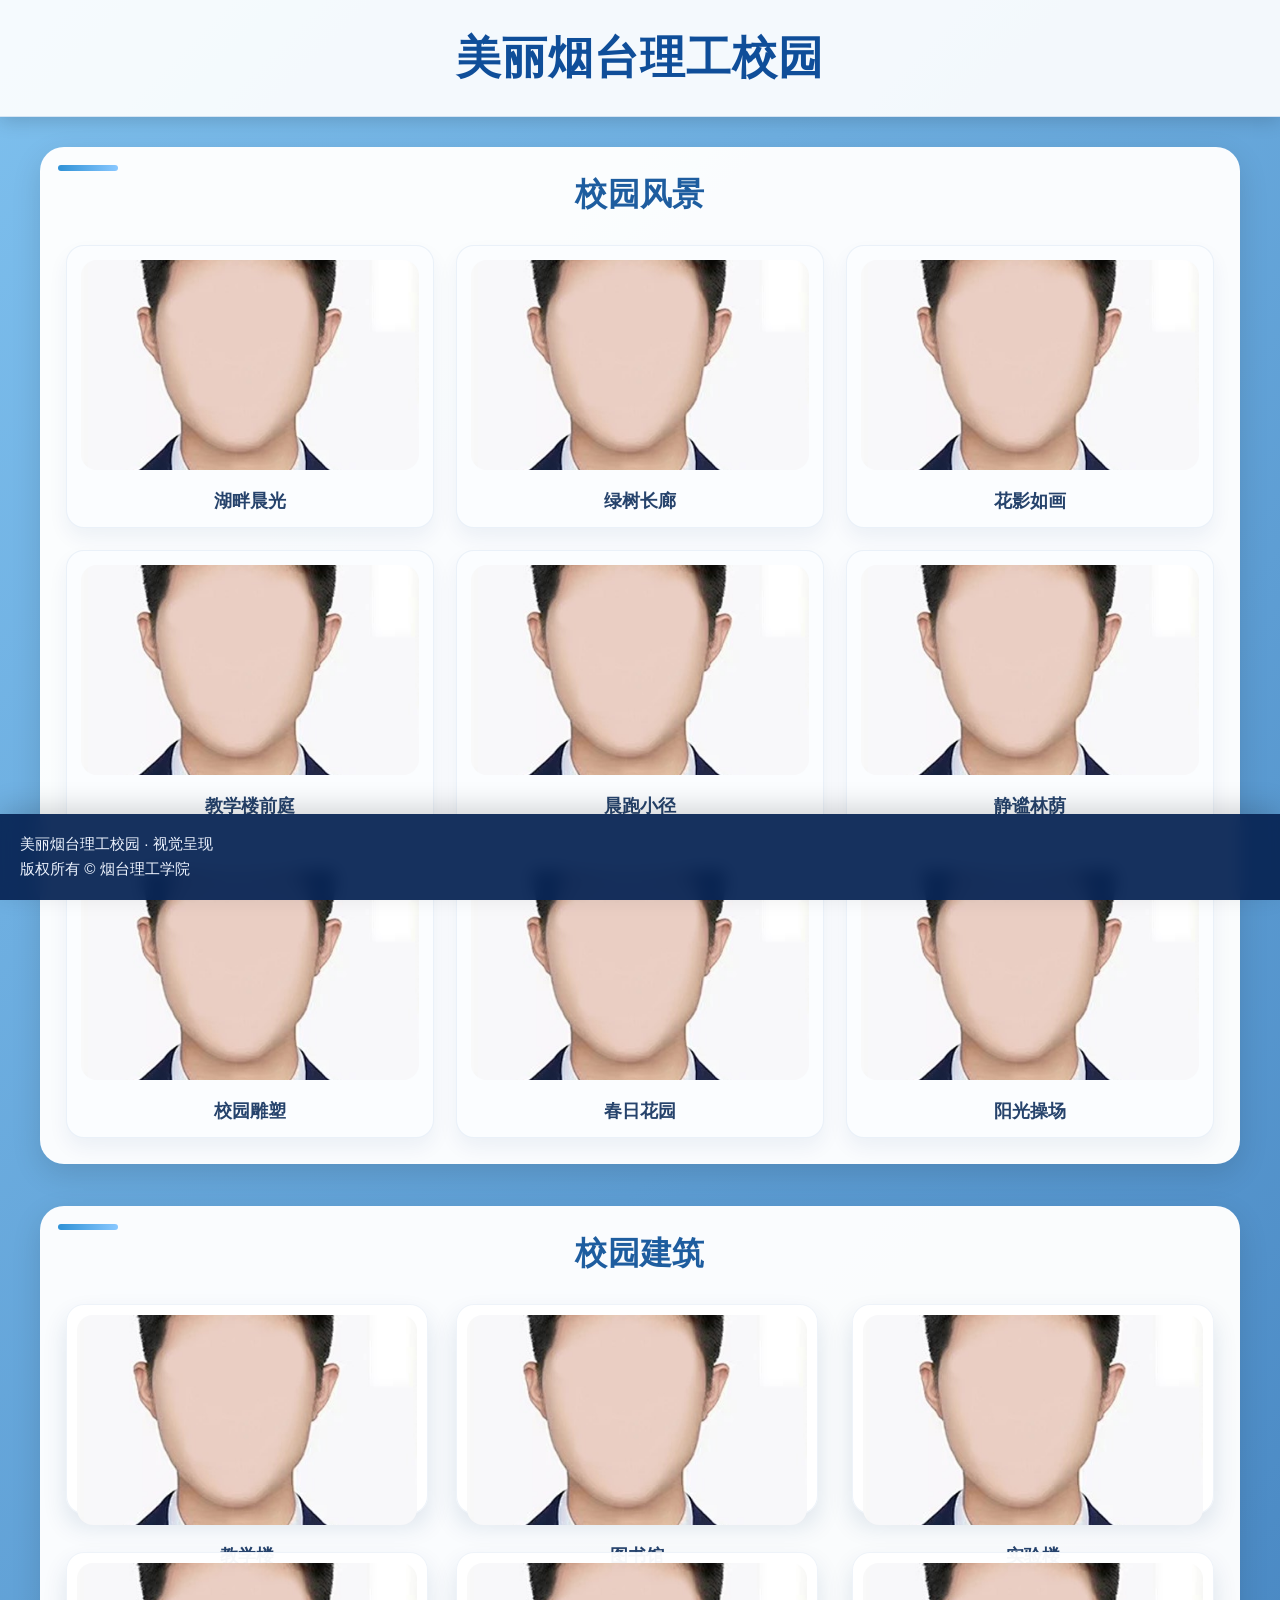
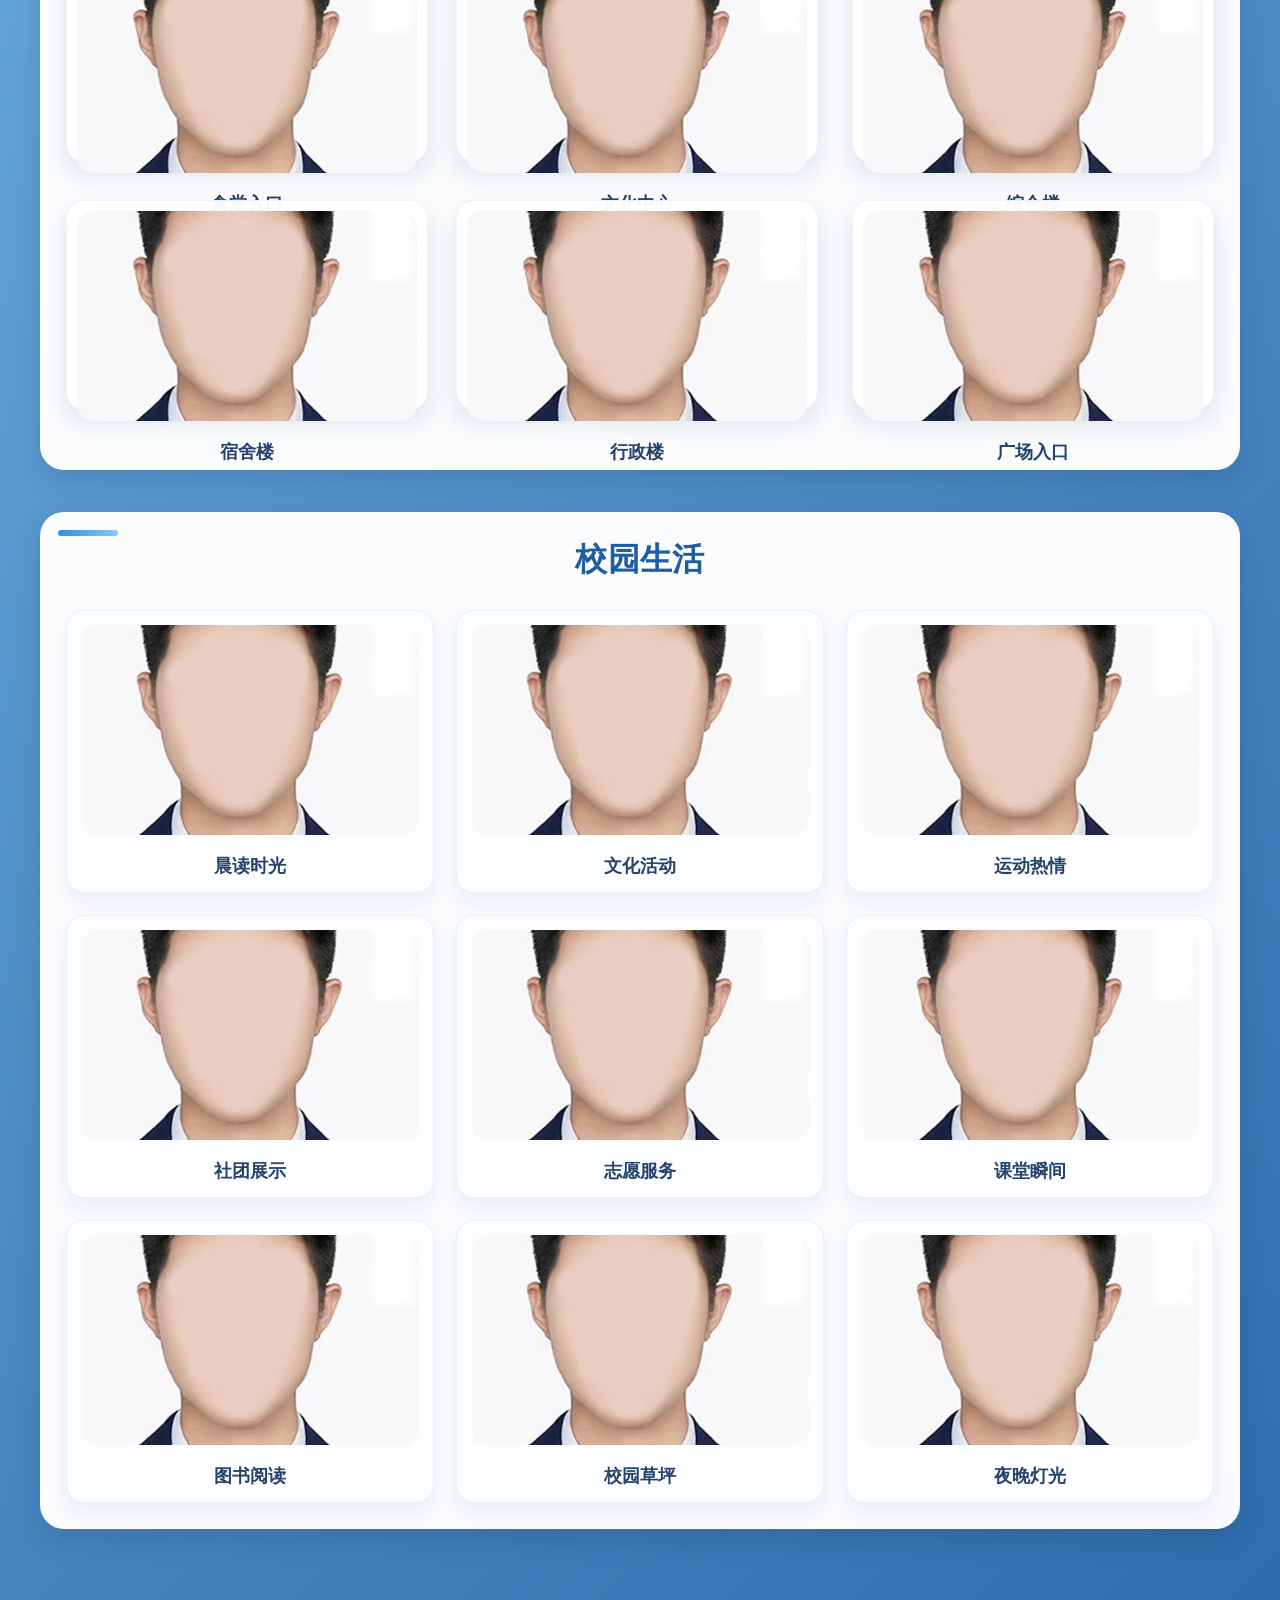
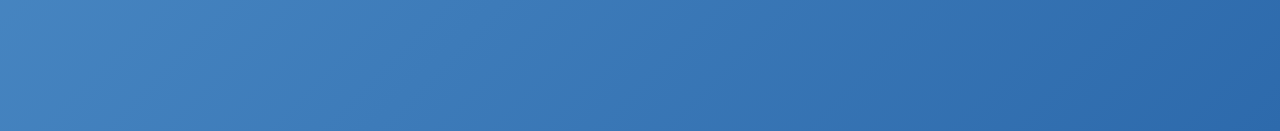
<file: Lab7-128-zhang/index.html>
<!DOCTYPE html>
<html lang="zh-CN">
<head>
    <meta charset="UTF-8">
    <meta name="viewport" content="width=device-width, initial-scale=1.0">
    <title>美丽烟台理工校园</title>
    <link rel="stylesheet" href="css/style.css">
</head>
<body>
    <header>
        <h1>美丽烟台理工校园</h1>
    </header>

    <main>
        <!-- 主题1：校园风景 -->
        <section class="theme theme1">
            <h2>校园风景</h2>
            <div class="grid">
                <div class="item">
                    <img src="images/campus1.jpg" alt="湖畔晨光">
                    <h3>湖畔晨光</h3>
                </div>
                <div class="item">
                    <img src="images/campus2.jpg" alt="绿树长廊">
                    <h3>绿树长廊</h3>
                </div>
                <div class="item">
                    <img src="images/campus3.jpg" alt="花影如画">
                    <h3>花影如画</h3>
                </div>
                <div class="item">
                    <img src="images/campus4.jpg" alt="教学楼前庭">
                    <h3>教学楼前庭</h3>
                </div>
                <div class="item">
                    <img src="images/campus5.jpg" alt="晨跑小径">
                    <h3>晨跑小径</h3>
                </div>
                <div class="item">
                    <img src="images/campus6.jpg" alt="静谧林荫">
                    <h3>静谧林荫</h3>
                </div>
                <div class="item">
                    <img src="images/campus7.jpg" alt="校园雕塑">
                    <h3>校园雕塑</h3>
                </div>
                <div class="item">
                    <img src="images/campus8.jpg" alt="春日花园">
                    <h3>春日花园</h3>
                </div>
                <div class="item">
                    <img src="images/campus9.jpg" alt="阳光操场">
                    <h3>阳光操场</h3>
                </div>
            </div>
        </section>

        <!-- 主题2：校园建筑 -->
        <section class="theme theme2">
            <h2>校园建筑</h2>
            <div class="grid">
                <div class="item">
                    <img src="images/campus2.jpg" alt="教学楼">
                    <h3>教学楼</h3>
                </div>
                <div class="item">
                    <img src="images/campus4.jpg" alt="图书馆">
                    <h3>图书馆</h3>
                </div>
                <div class="item">
                    <img src="images/campus6.jpg" alt="实验楼">
                    <h3>实验楼</h3>
                </div>
                <div class="item">
                    <img src="images/campus1.jpg" alt="食堂入口">
                    <h3>食堂入口</h3>
                </div>
                <div class="item">
                    <img src="images/campus3.jpg" alt="文化中心">
                    <h3>文化中心</h3>
                </div>
                <div class="item">
                    <img src="images/campus5.jpg" alt="综合楼">
                    <h3>综合楼</h3>
                </div>
                <div class="item">
                    <img src="images/campus7.jpg" alt="宿舍楼">
                    <h3>宿舍楼</h3>
                </div>
                <div class="item">
                    <img src="images/campus8.jpg" alt="行政楼">
                    <h3>行政楼</h3>
                </div>
                <div class="item">
                    <img src="images/campus9.jpg" alt="广场入口">
                    <h3>广场入口</h3>
                </div>
            </div>
        </section>

        <!-- 主题3：校园生活 -->
        <section class="theme theme3">
            <h2>校园生活</h2>
            <div class="grid">
                <div class="item">
                    <img src="images/campus3.jpg" alt="晨读时光">
                    <h3>晨读时光</h3>
                </div>
                <div class="item">
                    <img src="images/campus5.jpg" alt="文化活动">
                    <h3>文化活动</h3>
                </div>
                <div class="item">
                    <img src="images/campus7.jpg" alt="运动热情">
                    <h3>运动热情</h3>
                </div>
                <div class="item">
                    <img src="images/campus2.jpg" alt="社团展示">
                    <h3>社团展示</h3>
                </div>
                <div class="item">
                    <img src="images/campus4.jpg" alt="志愿服务">
                    <h3>志愿服务</h3>
                </div>
                <div class="item">
                    <img src="images/campus6.jpg" alt="课堂瞬间">
                    <h3>课堂瞬间</h3>
                </div>
                <div class="item">
                    <img src="images/campus1.jpg" alt="图书阅读">
                    <h3>图书阅读</h3>
                </div>
                <div class="item">
                    <img src="images/campus8.jpg" alt="校园草坪">
                    <h3>校园草坪</h3>
                </div>
                <div class="item">
                    <img src="images/campus9.jpg" alt="夜晚灯光">
                    <h3>夜晚灯光</h3>
                </div>
            </div>
        </section>
    </main>

    <footer>
        <p>美丽烟台理工校园 · 视觉呈现</p>
        <p>版权所有 © 烟台理工学院</p>
    </footer>
</body>
</html>
</file>
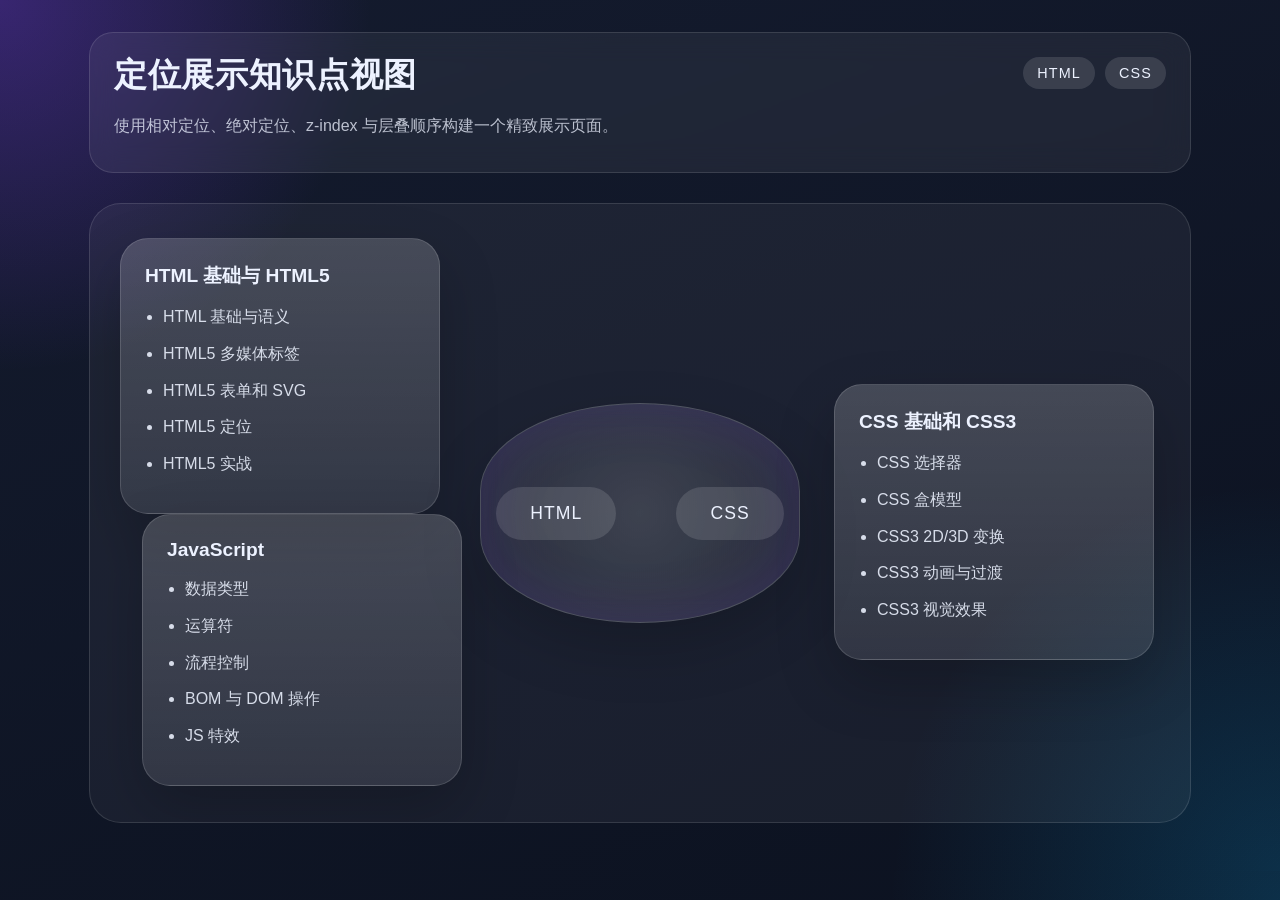
<file: Lab4-114-李政达/Lab4-1-114-李政达/index.html>
<!DOCTYPE html>
<html lang="zh-CN">
<head>
  <meta charset="UTF-8" />
  <meta name="viewport" content="width=device-width, initial-scale=1.0" />
  <title>定位展示知识点视图</title>
  <link rel="stylesheet" href="styles.css" />
</head>
<body>
  <div class="page-wrap">
    <header class="page-header">
      <div class="logo-box">
        <div class="logo-label">HTML</div>
        <div class="logo-label">CSS</div>
      </div>
      <h1>定位展示知识点视图</h1>
      <p>使用相对定位、绝对定位、z-index 与层叠顺序构建一个精致展示页面。</p>
    </header>

    <main class="display-area">
      <div class="feature-panel panel-a">
        <h2>HTML 基础与 HTML5</h2>
        <ul>
          <li>HTML 基础与语义</li>
          <li>HTML5 多媒体标签</li>
          <li>HTML5 表单和 SVG</li>
          <li>HTML5 定位</li>
          <li>HTML5 实战</li>
        </ul>
      </div>

      <div class="center-shape">
        <div class="ellipse">
          <span>HTML</span>
          <span>CSS</span>
        </div>
      </div>

      <div class="feature-panel panel-b">
        <h2>CSS 基础和 CSS3</h2>
        <ul>
          <li>CSS 选择器</li>
          <li>CSS 盒模型</li>
          <li>CSS3 2D/3D 变换</li>
          <li>CSS3 动画与过渡</li>
          <li>CSS3 视觉效果</li>
        </ul>
      </div>

      <div class="feature-panel panel-c">
        <h2>JavaScript</h2>
        <ul>
          <li>数据类型</li>
          <li>运算符</li>
          <li>流程控制</li>
          <li>BOM 与 DOM 操作</li>
          <li>JS 特效</li>
        </ul>
      </div>
    </main>
  </div>
</body>
</html>
</file>
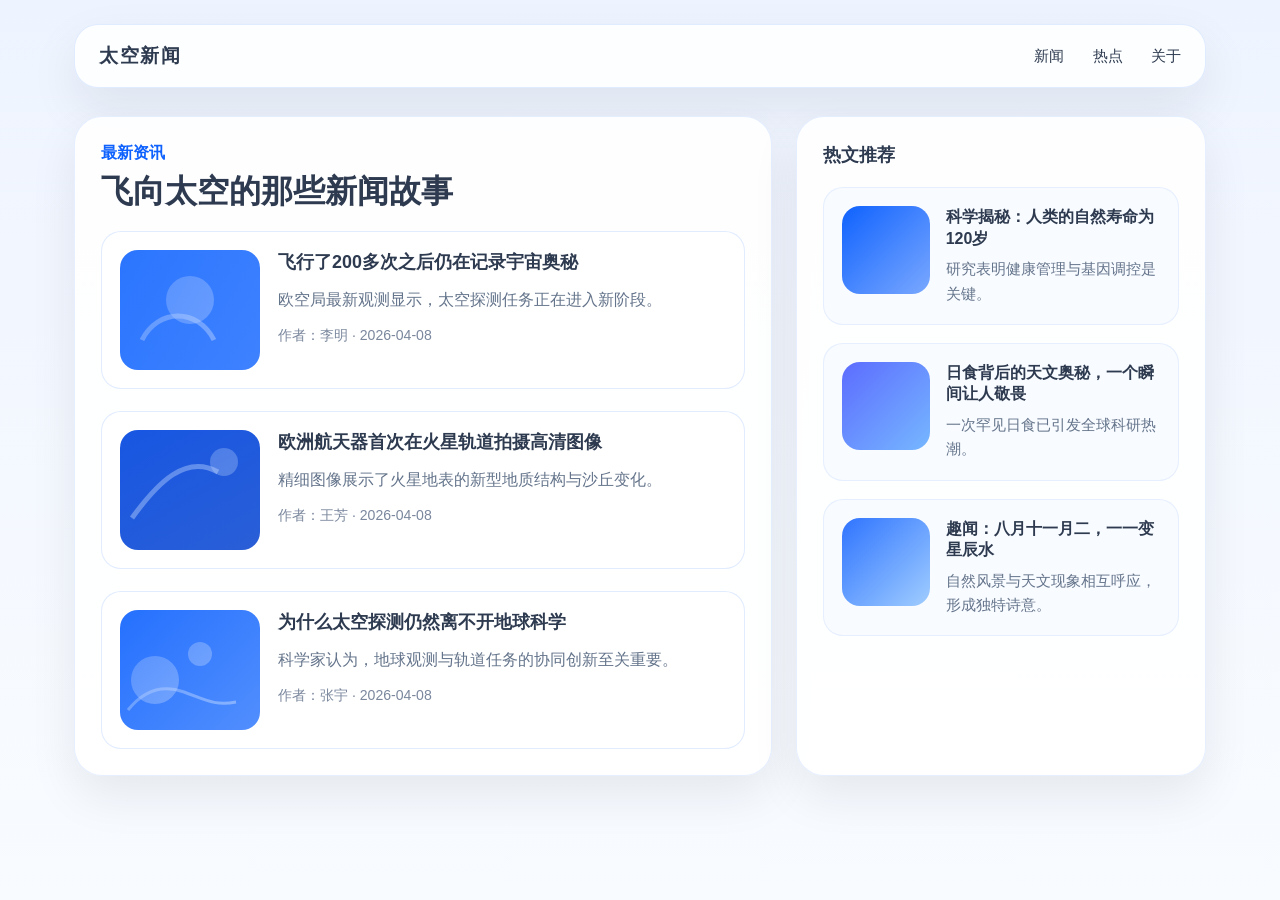
<file: Lab4-114-李政达/Lab4-2-114-李政达/index.html>
<!DOCTYPE html>
<html lang="zh-CN">
<head>
  <meta charset="UTF-8" />
  <meta name="viewport" content="width=device-width, initial-scale=1.0" />
  <title>新闻资讯首页</title>
  <link rel="stylesheet" href="styles.css" />
</head>
<body>
  <div class="page-shell">
    <header class="nav-bar">
      <div class="brand">太空新闻</div>
      <nav>
        <a href="#news">新闻</a>
        <a href="#hot">热点</a>
        <a href="#about">关于</a>
      </nav>
    </header>

    <main class="news-layout">
      <section class="main-news" id="news">
        <div class="section-title">
          <span>最新资讯</span>
          <h1>飞向太空的那些新闻故事</h1>
        </div>

        <article class="news-card">
          <div class="image-block image-one"></div>
          <div class="news-body">
            <a href="#" class="news-headline">飞行了200多次之后仍在记录宇宙奥秘</a>
            <p>欧空局最新观测显示，太空探测任务正在进入新阶段。</p>
            <div class="news-meta">作者：李明 · 2026-04-08</div>
          </div>
        </article>

        <article class="news-card">
          <div class="image-block image-two"></div>
          <div class="news-body">
            <a href="#" class="news-headline">欧洲航天器首次在火星轨道拍摄高清图像</a>
            <p>精细图像展示了火星地表的新型地质结构与沙丘变化。</p>
            <div class="news-meta">作者：王芳 · 2026-04-08</div>
          </div>
        </article>

        <article class="news-card">
          <div class="image-block image-three"></div>
          <div class="news-body">
            <a href="#" class="news-headline">为什么太空探测仍然离不开地球科学</a>
            <p>科学家认为，地球观测与轨道任务的协同创新至关重要。</p>
            <div class="news-meta">作者：张宇 · 2026-04-08</div>
          </div>
        </article>
      </section>

      <aside class="hot-panel" id="hot">
        <div class="panel-title">热文推荐</div>
        <div class="hot-item">
          <div class="hot-image hot-one"></div>
          <div>
            <h2>科学揭秘：人类的自然寿命为120岁</h2>
            <p>研究表明健康管理与基因调控是关键。</p>
          </div>
        </div>

        <div class="hot-item">
          <div class="hot-image hot-two"></div>
          <div>
            <h2>日食背后的天文奥秘，一个瞬间让人敬畏</h2>
            <p>一次罕见日食已引发全球科研热潮。</p>
          </div>
        </div>

        <div class="hot-item">
          <div class="hot-image hot-three"></div>
          <div>
            <h2>趣闻：八月十一月二，一一变星辰水</h2>
            <p>自然风景与天文现象相互呼应，形成独特诗意。</p>
          </div>
        </div>
      </aside>
    </main>
  </div>
</body>
</html>
</file>
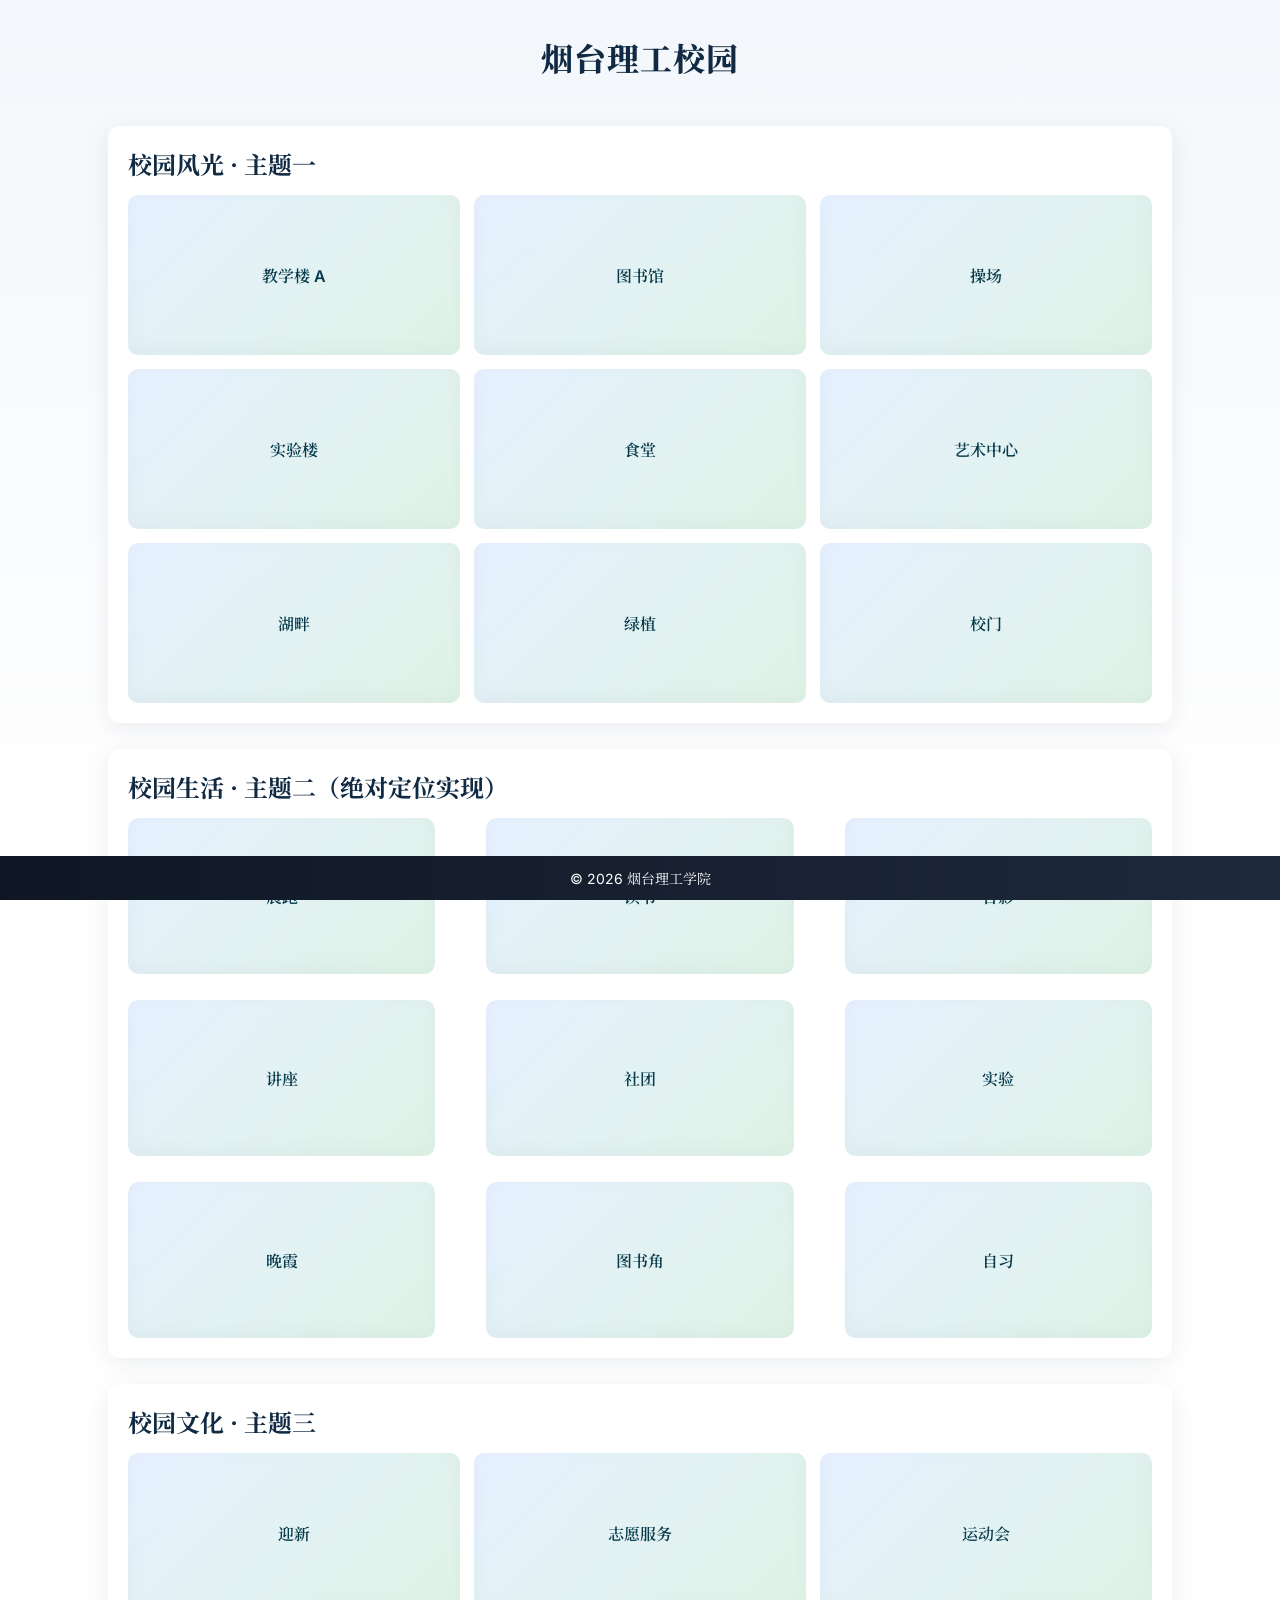
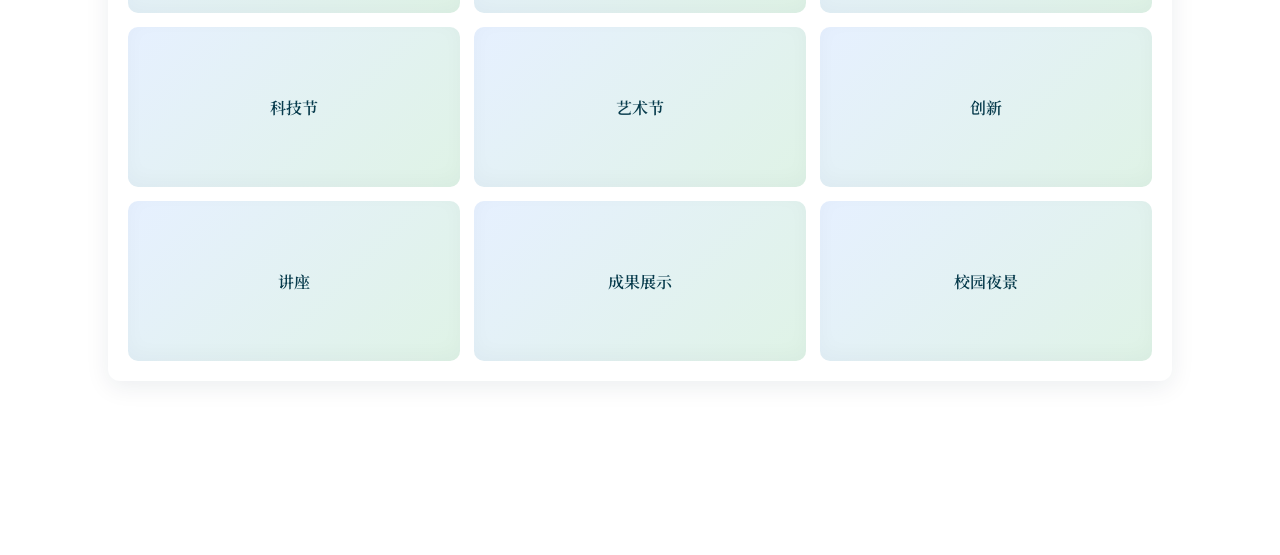
<file: Lab7-114-李政达/Lab7-114-李政达.html>
<!doctype html>
<html lang="zh-CN">
<head>
  <meta charset="utf-8">
  <meta name="viewport" content="width=device-width,initial-scale=1">
  <title>烟台理工校园</title>
  <link href="https://fonts.googleapis.com/css2?family=Inter:wght@300;600;800&family=Noto+Serif+SC:wght@400;700&display=swap" rel="stylesheet">
  <link rel="stylesheet" href="styles.css">
</head>
<body>
  <header class="site-header">
    <h1>烟台理工校园</h1>
  </header>

  <main class="container">
    <!-- Theme 1: CSS Grid (normal) -->
    <section class="theme theme1">
      <h2 class="theme-title">校园风光 · 主题一</h2>
      <div class="grid">
        <!-- 3x3 Grid for theme 1 -->
        <!-- First row images will scale on hover -->
        <!-- We'll create 9 cells but only style first row differently -->
        <div class="cell"><div class="img"><span>教学楼 A</span></div></div>
        <div class="cell"><div class="img"><span>图书馆</span></div></div>
        <div class="cell"><div class="img"><span>操场</span></div></div>
        <div class="cell"><div class="img"><span>实验楼</span></div></div>
        <div class="cell"><div class="img"><span>食堂</span></div></div>
        <div class="cell"><div class="img"><span>艺术中心</span></div></div>
        <div class="cell"><div class="img"><span>湖畔</span></div></div>
        <div class="cell"><div class="img"><span>绿植</span></div></div>
        <div class="cell"><div class="img"><span>校门</span></div></div>
      </div>
    </section>

    <!-- Theme 2: absolute positioning (parent relative, children absolute) -->
    <section class="theme theme2">
      <h2 class="theme-title">校园生活 · 主题二（绝对定位实现）</h2>
      <div class="abs-grid">
        <div class="cell c1"><div class="img"><span>晨跑</span></div></div>
        <div class="cell c2"><div class="img"><span>读书</span></div></div>
        <div class="cell c3"><div class="img"><span>合影</span></div></div>
        <div class="cell c4"><div class="img"><span>讲座</span></div></div>
        <div class="cell c5"><div class="img"><span>社团</span></div></div>
        <div class="cell c6"><div class="img"><span>实验</span></div></div>
        <div class="cell c7"><div class="img"><span>晚霞</span></div></div>
        <div class="cell c8"><div class="img"><span>图书角</span></div></div>
        <div class="cell c9"><div class="img"><span>自习</span></div></div>
      </div>
    </section>

    <!-- Theme 3: CSS Grid (regular) -->
    <section class="theme theme3">
      <h2 class="theme-title">校园文化 · 主题三</h2>
      <div class="grid">
        <div class="cell"><div class="img"><span>迎新</span></div></div>
        <div class="cell"><div class="img"><span>志愿服务</span></div></div>
        <div class="cell"><div class="img"><span>运动会</span></div></div>
        <div class="cell"><div class="img"><span>科技节</span></div></div>
        <div class="cell"><div class="img"><span>艺术节</span></div></div>
        <div class="cell"><div class="img"><span>创新</span></div></div>
        <div class="cell"><div class="img"><span>讲座</span></div></div>
        <div class="cell"><div class="img"><span>成果展示</span></div></div>
        <div class="cell"><div class="img"><span>校园夜景</span></div></div>
      </div>
    </section>
  </main>

  <footer class="site-footer">© 2026 烟台理工学院</footer>

</body>
</html>
</file>
<file: Lab7-128-zhang/css/style.css>
* {
    margin: 0;
    padding: 0;
    box-sizing: border-box;
}

body {
    font-family: 'Microsoft YaHei', '微软雅黑', Arial, sans-serif;
    background: linear-gradient(135deg, #7ec0ee 0%, #2d6aac 100%);
    min-height: 100vh;
    color: #222;
}

header {
    text-align: center;
    padding: 28px 20px;
    background: rgba(255, 255, 255, 0.92);
    box-shadow: 0 4px 18px rgba(0, 0, 0, 0.16);
    border-bottom: 1px solid rgba(16, 97, 189, 0.14);
}

header h1 {
    font-size: 2.8em;
    color: #0f4e99;
    letter-spacing: 1px;
}

main {
    padding: 30px 20px 160px;
    max-width: 1240px;
    margin: 0 auto;
}

.theme {
    margin-bottom: 42px;
    background: rgba(255, 255, 255, 0.97);
    border-radius: 24px;
    padding: 26px;
    box-shadow: 0 10px 30px rgba(0, 0, 0, 0.12);
    overflow: hidden;
    position: relative;
}

.theme::before {
    content: '';
    position: absolute;
    top: 18px;
    left: 18px;
    width: 60px;
    height: 6px;
    background: linear-gradient(90deg, #248cd4 0%, #83c5ff 100%);
    border-radius: 4px;
    opacity: 0.95;
}

.theme h2 {
    text-align: center;
    margin-bottom: 28px;
    color: #1e5d9f;
    font-size: 2rem;
    letter-spacing: 0.4px;
    position: relative;
    z-index: 2;
}

.grid {
    display: grid;
    grid-template-columns: repeat(3, 1fr);
    gap: 22px;
}

.item {
    text-align: center;
    padding: 14px;
    background: #fbfdff;
    border: 1px solid rgba(37, 100, 173, 0.08);
    border-radius: 18px;
    box-shadow: 0 10px 20px rgba(13, 56, 114, 0.06);
    transition: transform 0.35s ease, box-shadow 0.35s ease, background 0.35s ease;
}

.item img {
    width: 100%;
    height: 210px;
    object-fit: cover;
    border-radius: 16px;
    transition: transform 0.35s ease;
}

.item h3 {
    margin-top: 14px;
    font-size: 1.15em;
    color: #26436c;
    transition: transform 0.35s ease;
}

/* 主题1：鼠标悬浮图片放大1.5倍，标题旋转45° */
.theme1 .item:nth-child(-n+3) img:hover {
    transform: scale(1.5);
}

.theme1 .item:nth-child(-n+3) h3:hover {
    transform: rotate(45deg);
}

.theme1 .item:nth-child(4) img:hover,
.theme1 .item:nth-child(5) img:hover,
.theme1 .item:nth-child(6) img:hover {
    transform: rotate(30deg);
}

/* 主题2：绝对定位，鼠标悬浮图片倾斜30° */
.theme2 {
    position: relative;
}

.theme2 .grid {
    position: relative;
    min-height: 740px;
    display: block;
}

.theme2 .item {
    position: absolute;
    width: 31.5%;
    height: 210px;
    padding: 10px;
    background: rgba(255, 255, 255, 0.96);
    border-radius: 18px;
    box-shadow: 0 12px 24px rgba(13, 57, 111, 0.12);
    transition: transform 0.35s ease, box-shadow 0.35s ease;
}

.theme2 .item:nth-child(1) { top: 0; left: 0; }
.theme2 .item:nth-child(2) { top: 0; left: 34%; }
.theme2 .item:nth-child(3) { top: 0; right: 0; }
.theme2 .item:nth-child(4) { top: 33.5%; left: 0; }
.theme2 .item:nth-child(5) { top: 33.5%; left: 34%; }
.theme2 .item:nth-child(6) { top: 33.5%; right: 0; }
.theme2 .item:nth-child(7) { top: 67%; left: 0; }
.theme2 .item:nth-child(8) { top: 67%; left: 34%; }
.theme2 .item:nth-child(9) { top: 67%; right: 0; }

.theme2 .item:hover {
    transform: translateY(-6px);
    box-shadow: 0 18px 34px rgba(13, 57, 111, 0.18);
}

.theme2 .item img:hover {
    transform: skewX(30deg);
}

/* 主题3：丰富样式 */
.theme3 .item:hover {
    background: #eef6ff;
    transform: translateY(-8px);
    box-shadow: 0 18px 28px rgba(30, 81, 155, 0.12);
}

footer {
    position: fixed;
    bottom: 0;
    left: 0;
    width: 100%;
    background: rgba(8, 37, 84, 0.94);
    color: #eef4ff;
    padding: 16px 20px;
    box-shadow: 0 -8px 24px rgba(0, 0, 0, 0.15);
    backdrop-filter: blur(8px);
}

footer p {
    margin: 4px 0;
    font-size: 0.95em;
}

@media (max-width: 1024px) {
    .grid {
        gap: 16px;
    }

    .item img {
        height: 190px;
    }

    .theme2 .item {
        height: 190px;
    }
}

@media (max-width: 860px) {
    .grid {
        grid-template-columns: 1fr 1fr;
    }

    .theme2 .item {
        width: 48%;
    }

    .theme2 .item:nth-child(2),
    .theme2 .item:nth-child(3),
    .theme2 .item:nth-child(5),
    .theme2 .item:nth-child(6),
    .theme2 .item:nth-child(8),
    .theme2 .item:nth-child(9) {
        right: auto;
    }

    .theme2 .item:nth-child(2),
    .theme2 .item:nth-child(6),
    .theme2 .item:nth-child(8) {
        left: 52%;
    }

    .theme2 .item:nth-child(3),
    .theme2 .item:nth-child(9) {
        left: 0;
    }
}

@media (max-width: 700px) {
    .grid {
        grid-template-columns: 1fr;
    }

    .theme2 .item,
    .theme2 .item:nth-child(n) {
        position: static;
        width: 100%;
        margin-bottom: 18px;
    }

    .theme2 .grid {
        min-height: auto;
    }
}
</file>
<file: Lab4-114-李政达/Lab4-1-114-李政达/styles.css>
:root {
  --bg: #101827;
  --panel: rgba(255, 255, 255, 0.14);
  --panel-strong: rgba(255, 255, 255, 0.22);
  --text: #edf2ff;
  --accent: #7c3aed;
}

* {
  box-sizing: border-box;
}

html, body {
  margin: 0;
  min-height: 100%;
  font-family: "Segoe UI", Roboto, "Helvetica Neue", Arial, sans-serif;
  background: radial-gradient(circle at top left, rgba(124, 58, 237, 0.35), transparent 24%),
              radial-gradient(circle at bottom right, rgba(14, 165, 233, 0.2), transparent 25%),
              linear-gradient(160deg, #141b2e 0%, #0c1220 100%);
  color: var(--text);
}

.page-wrap {
  max-width: 1150px;
  margin: 0 auto;
  padding: 32px 24px 48px;
}

.page-header {
  position: relative;
  padding: 20px 24px 32px;
  margin-bottom: 30px;
  border-radius: 24px;
  background: rgba(255, 255, 255, 0.06);
  border: 1px solid rgba(255, 255, 255, 0.12);
  backdrop-filter: blur(14px);
}

.logo-box {
  position: absolute;
  right: 24px;
  top: 24px;
  display: flex;
  gap: 10px;
}

.logo-label {
  padding: 8px 14px;
  border-radius: 999px;
  background: rgba(255, 255, 255, 0.12);
  font-size: 0.9rem;
  letter-spacing: 0.08em;
}

.page-header h1 {
  margin: 0;
  font-size: clamp(2rem, 2.6vw, 3rem);
  letter-spacing: 0.02em;
}

.page-header p {
  margin: 14px 0 0;
  max-width: 670px;
  line-height: 1.75;
  color: rgba(237, 242, 255, 0.76);
}

.display-area {
  position: relative;
  min-height: 620px;
  border-radius: 32px;
  background: rgba(255, 255, 255, 0.05);
  border: 1px solid rgba(255, 255, 255, 0.12);
  padding: 42px;
  overflow: hidden;
}

.feature-panel {
  position: absolute;
  width: 320px;
  padding: 24px;
  border-radius: 28px;
  background: linear-gradient(180deg, rgba(255,255,255,0.18), rgba(255,255,255,0.1));
  border: 1px solid rgba(255, 255, 255, 0.14);
  box-shadow: 0 24px 60px rgba(0, 0, 0, 0.2);
}

.panel-a {
  top: 34px;
  left: 30px;
  z-index: 2;
}

.panel-b {
  top: 180px;
  right: 36px;
  z-index: 2;
}

.panel-c {
  bottom: 36px;
  left: 52px;
  z-index: 2;
}

.feature-panel h2 {
  margin: 0 0 16px;
  font-size: 1.2rem;
}

.feature-panel ul {
  padding-left: 18px;
  margin: 0;
  list-style: disc;
  color: rgba(237, 242, 255, 0.88);
}

.feature-panel li {
  margin-bottom: 12px;
  line-height: 1.55;
}

.center-shape {
  position: absolute;
  inset: 0;
  display: flex;
  align-items: center;
  justify-content: center;
  pointer-events: none;
}

.ellipse {
  width: 320px;
  height: 220px;
  border-radius: 50% / 40%;
  display: flex;
  align-items: center;
  justify-content: center;
  gap: 60px;
  padding: 18px;
  background: radial-gradient(circle at center, rgba(255,255,255,0.15), rgba(255,255,255,0.05));
  border: 1px solid rgba(255, 255, 255, 0.16);
  box-shadow: inset 0 0 60px rgba(124, 58, 237, 0.16), 0 24px 60px rgba(0,0,0,0.18);
  backdrop-filter: blur(12px);
}

.ellipse span {
  padding: 16px 34px;
  border-radius: 999px;
  background: rgba(255, 255, 255, 0.12);
  font-size: 1.1rem;
  letter-spacing: 0.06em;
}

@media (max-width: 980px) {
  .display-area {
    min-height: auto;
    padding: 30px;
  }

  .feature-panel {
    width: calc(100% - 60px);
    left: 50%;
    transform: translateX(-50%);
  }

  .panel-a { top: 20px; }
  .panel-b { top: 280px; }
  .panel-c { position: relative; bottom: auto; left: 50%; transform: translateX(-50%); margin-top: 260px; }
}
</file>
<file: Lab4-114-李政达/Lab4-2-114-李政达/styles.css>
:root {
  --bg: #f4f7fb;
  --card: #ffffff;
  --text: #2d3a4f;
  --muted: #64748b;
  --accent: #0f62fe;
  --border: rgba(15, 98, 254, 0.12);
}

* {
  box-sizing: border-box;
}

html, body {
  margin: 0;
  min-height: 100%;
  font-family: "PingFang SC", "Segoe UI", Roboto, Arial, sans-serif;
  background: linear-gradient(180deg, #eef4ff 0%, #f8fbff 100%);
  color: var(--text);
}

.page-shell {
  max-width: 1180px;
  margin: 0 auto;
  padding: 24px;
}

.nav-bar {
  display: flex;
  justify-content: space-between;
  align-items: center;
  padding: 18px 24px;
  border-radius: 24px;
  background: rgba(255, 255, 255, 0.85);
  box-shadow: 0 20px 50px rgba(15, 23, 42, 0.08);
  border: 1px solid rgba(15, 98, 254, 0.12);
}

.brand {
  font-size: 1.2rem;
  font-weight: 700;
  letter-spacing: 0.08em;
}

.nav-bar nav a {
  margin-left: 24px;
  color: var(--text);
  text-decoration: none;
  font-size: 0.95rem;
}

.news-layout {
  display: grid;
  grid-template-columns: 1.7fr 1fr;
  gap: 24px;
  margin-top: 28px;
}

.main-news,
.hot-panel {
  border-radius: 28px;
  padding: 26px;
  background: rgba(255, 255, 255, 0.9);
  box-shadow: 0 20px 48px rgba(15, 23, 42, 0.08);
  border: 1px solid rgba(15, 98, 254, 0.1);
}

.section-title span {
  display: inline-block;
  margin-bottom: 10px;
  color: var(--accent);
  font-weight: 700;
}

.section-title h1 {
  margin: 0;
  font-size: clamp(2rem, 2.4vw, 2.6rem);
  line-height: 1.1;
}

.news-card {
  display: grid;
  grid-template-columns: 140px 1fr;
  gap: 18px;
  align-items: start;
  padding: 18px;
  margin-top: 22px;
  border-radius: 20px;
  background: #ffffff;
  border: 1px solid var(--border);
}

.image-block {
  width: 100%;
  height: 120px;
  border-radius: 18px;
  background-size: cover;
  background-position: center;
}

.image-one {
  background-image: linear-gradient(120deg, rgba(15, 98, 254, 0.42), rgba(55, 120, 255, 0.12)), url('data:image/svg+xml,%3Csvg xmlns="http://www.w3.org/2000/svg" viewBox="0 0 160 120"%3E%3Crect width="160" height="120" fill="%233f83ff"/%3E%3Ccircle cx="80" cy="50" r="24" fill="%23ffffff" opacity=".32"/%3E%3Cpath d="M32 90c16-32 56-32 72 0" stroke="%23ffffff" stroke-width="5" fill="none" opacity=".4"/%3E%3C/svg%3E');
}

.image-two {
  background-image: linear-gradient(150deg, rgba(15, 98, 254, 0.4), rgba(118, 187, 255, 0.14)), url('data:image/svg+xml,%3Csvg xmlns="http://www.w3.org/2000/svg" viewBox="0 0 160 120"%3E%3Crect width="160" height="120" fill="%231d4fd0"/%3E%3Cpath d="M22 88C48 52 76 24 108 42" stroke="%23fff" stroke-width="5" opacity=".42" fill="none"/%3E%3Ccircle cx="114" cy="32" r="14" fill="%23fff" opacity=".3"/%3E%3C/svg%3E');
}

.image-three {
  background-image: linear-gradient(135deg, rgba(15, 98, 254, 0.45), rgba(226, 239, 255, 0.16)), url('data:image/svg+xml,%3Csvg xmlns="http://www.w3.org/2000/svg" viewBox="0 0 160 120"%3E%3Crect width="160" height="120" fill="%23367cfe"/%3E%3Cg opacity=".35"%3E%3Ccircle cx="45" cy="70" r="24" fill="%23fff"/%3E%3Ccircle cx="90" cy="44" r="12" fill="%23fff"/%3E%3C/g%3E%3Cpath d="M18 100c16-20 34-26 56-18c22 8 31 14 52 10" stroke="%23fff" stroke-width="3" fill="none" opacity=".4"/%3E%3C/svg%3E');
}

.news-body {
  display: flex;
  flex-direction: column;
  gap: 12px;
}

.news-headline {
  color: var(--text);
  font-size: 1.12rem;
  font-weight: 700;
  text-decoration: none;
}

.news-headline:hover {
  color: var(--accent);
}

.news-body p {
  margin: 0;
  color: var(--muted);
  line-height: 1.75;
}

.news-meta {
  margin-top: auto;
  font-size: 0.88rem;
  color: #7a879d;
}

.hot-panel .panel-title {
  font-size: 1.1rem;
  font-weight: 700;
  margin-bottom: 20px;
}

.hot-item {
  display: grid;
  grid-template-columns: 88px 1fr;
  gap: 16px;
  align-items: start;
  padding: 18px;
  border-radius: 20px;
  background: #f8fbff;
  border: 1px solid rgba(15, 98, 254, 0.08);
  margin-bottom: 18px;
}

.hot-image {
  width: 88px;
  height: 88px;
  border-radius: 18px;
  background-size: cover;
  background-position: center;
}

.hot-one {
  background-image: linear-gradient(135deg, #0f62fe 0%, #7aa8ff 100%);
}

.hot-two {
  background-image: linear-gradient(135deg, #5c6cff 0%, #76b7ff 100%);
}

.hot-three {
  background-image: linear-gradient(135deg, #2f74ff 0%, #a0cdff 100%);
}

.hot-item h2 {
  margin: 0 0 8px;
  font-size: 1rem;
  line-height: 1.35;
}

.hot-item p {
  margin: 0;
  color: var(--muted);
  font-size: 0.95rem;
  line-height: 1.6;
}

@media (max-width: 960px) {
  .news-layout {
    grid-template-columns: 1fr;
  }
}
</file>
<file: Lab7-114-李政达/styles.css>
:root{
  --bg:#f6f8fb;
  --card:#ffffff;
  --accent:#1e90ff;
  --muted:#6b7280;
}
*{box-sizing:border-box}
body{
  margin:0;font-family:Inter, 'Noto Serif SC', system-ui, -apple-system, 'Segoe UI', Roboto, 'Helvetica Neue', 'PingFang SC', 'Hiragino Sans GB', 'Microsoft YaHei', sans-serif;
  background:linear-gradient(180deg,#f3f7fb 0%, #ffffff 40%);
  color:#102a43;
}
.site-header{padding:34px 18px 18px;text-align:center}
.site-header h1{margin:0;font-weight:800;letter-spacing:1px;font-size:32px}
.subtitle{margin:6px 0 0;color:var(--muted)}
.container{max-width:1100px;margin:28px auto;padding:0 18px 120px}
.theme{background:var(--card);border-radius:12px;padding:20px;margin:26px 0;box-shadow:0 6px 24px rgba(16,42,67,0.08)}
.theme-title{margin:0 0 14px;font-family:'Noto Serif SC';font-weight:700;display:inline-block;transition:transform .45s cubic-bezier(.2,.8,.2,1)}

.grid{display:grid;grid-template-columns:repeat(3,1fr);gap:14px}
.cell{overflow:hidden;border-radius:10px}
.img{background:linear-gradient(135deg,#e6f0ff 0%, #dff3e6 100%);height:160px;display:flex;align-items:center;justify-content:center;position:relative;transition:transform .35s cubic-bezier(.2,.8,.2,1);box-shadow:inset 0 -6px 20px rgba(16,42,67,0.03)}
.img span{font-weight:600;color:#073b4c}

/* 第一主题：第一行图片放大1.5倍 */
.theme1 .grid .cell:nth-child(-n+3) .img:hover{transform:scale(1.5)}

/* 第一主题：标题悬停旋转45度 */
.theme1 .theme-title:hover{transform:rotate(45deg)}

/* 第二主题：父相子绝布局 */
.abs-grid{position:relative;height:520px}
.abs-grid .cell{position:absolute;width:30%;height:30%;}
.abs-grid .cell .img{height:100%;width:100%;border-radius:10px}
.abs-grid .c1{left:0;top:0}
.abs-grid .c2{left:35%;top:0}
.abs-grid .c3{left:70%;top:0}
.abs-grid .c4{left:0;top:35%}
.abs-grid .c5{left:35%;top:35%}
.abs-grid .c6{left:70%;top:35%}
.abs-grid .c7{left:0;top:70%}
.abs-grid .c8{left:35%;top:70%}
.abs-grid .c9{left:70%;top:70%}

/* 第二主题图片悬浮倾斜30度 */
.theme2 .img:hover{transform:rotate(30deg) translateZ(0)}

/* 第三主题：轻柔悬浮 */
.theme3 .img:hover{transform:translateY(-6px)}

.site-footer{position:fixed;left:0;right:0;bottom:0;background:linear-gradient(90deg,#0f1724,#1e293b);color:#fff;padding:12px 18px;text-align:center;font-size:14px}

@media (max-width:880px){
  .grid{grid-template-columns:repeat(2,1fr)}
  .abs-grid{height:720px}
  .abs-grid .cell{width:45%}
  .abs-grid .c3,.abs-grid .c6,.abs-grid .c9{left:55%}
  .abs-grid .c2,.abs-grid .c5,.abs-grid .c8{left:5%}
}
@media (max-width:520px){
  .grid{grid-template-columns:repeat(1,1fr)}
  .abs-grid{height:900px}
  .abs-grid .cell{position:relative;width:100%;height:150px;margin-bottom:12px}
}
</file>
